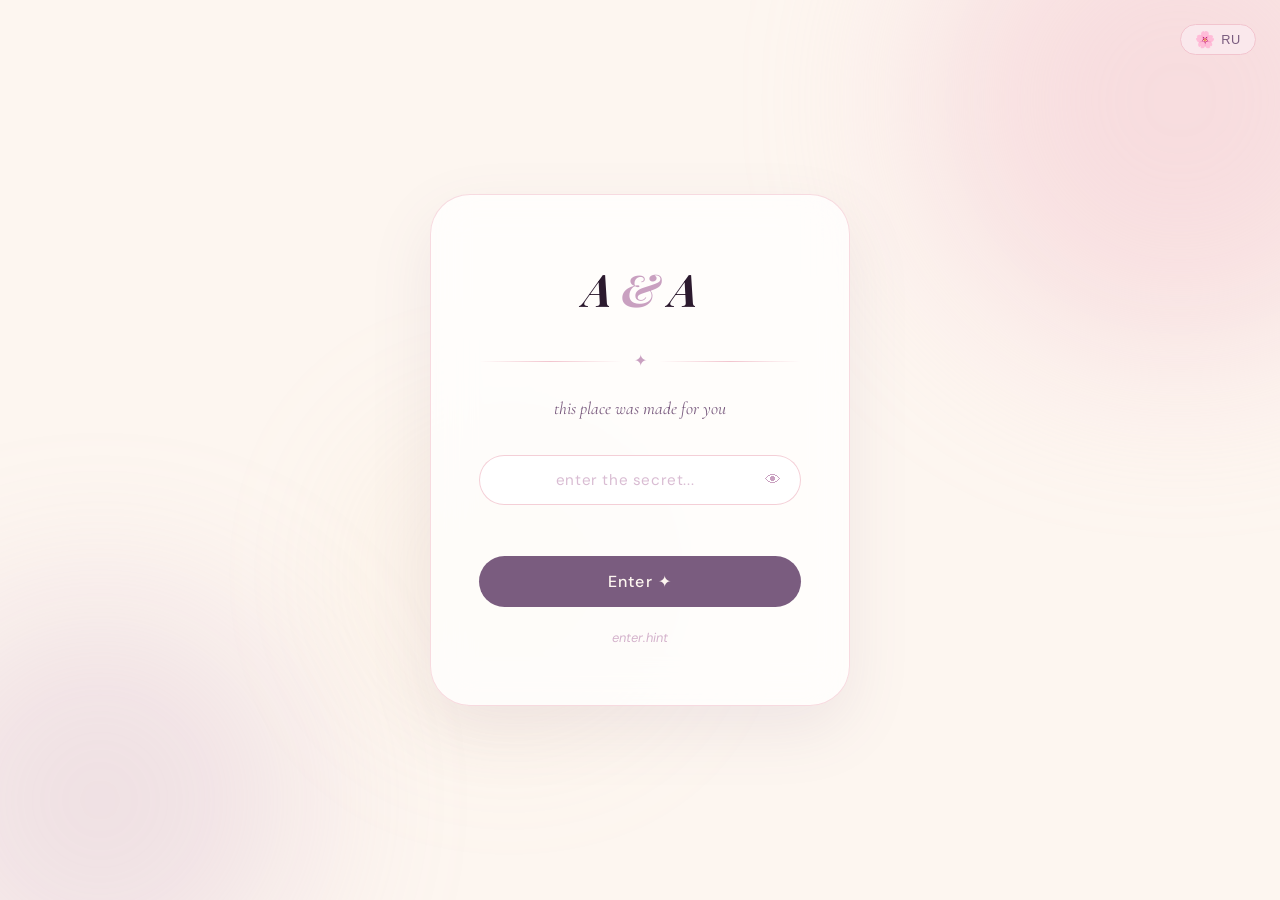
<file: index.html>
<!DOCTYPE html>
<html lang="en">
<head>
  <meta charset="UTF-8" />
  <meta name="viewport" content="width=device-width, initial-scale=1.0" />
  <title>Arina & I — Our Story</title>
  <link rel="stylesheet" href="css/style.css" />
  <link rel="stylesheet" href="css/home.css" />
</head>
<body>

  <!-- Floating petals background -->
  <div class="petal-container"></div>

  <!-- Seasonal effects canvas -->
  <canvas id="seasonal-canvas" style="position:fixed;inset:0;width:100%;height:100%;pointer-events:none;z-index:0;"></canvas>

  <!-- ── Navigation ── -->
  <nav class="nav">
    <a href="index.html" class="nav-logo">A <span>&</span> A</a>

    <ul class="nav-links">
      <li><a href="index.html"    data-i18n="nav.home">Home</a></li>
      <li><a href="timeline.html" data-i18n="nav.timeline">Timeline</a></li>
      <li><a href="gallery.html"  data-i18n="nav.gallery">Gallery</a></li>
      <li><a href="videos.html"   data-i18n="nav.videos">Videos</a></li>
      <li><a href="story.html"    data-i18n="nav.story">Our Story</a></li>
      <li><a href="trips.html"    data-i18n="nav.trips">Trips</a></li>
      <li><a href="magic.html"    data-i18n="nav.magic">Magic</a></li>
      <li><a href="private.html"  data-i18n="nav.private">Private</a></li>
    </ul>

    <button class="lang-toggle" aria-label="Toggle language">
      <span class="flag">🌸</span>
      <span class="lang-label">RU</span>
    </button>

    <button class="hamburger" aria-label="Menu">
      <span></span><span></span><span></span>
    </button>
  </nav>

  <!-- Mobile drawer -->
  <div class="nav-drawer">
    <a href="index.html"    data-i18n="nav.home">Home</a>
    <a href="timeline.html" data-i18n="nav.timeline">Timeline</a>
    <a href="gallery.html"  data-i18n="nav.gallery">Gallery</a>
    <a href="videos.html"   data-i18n="nav.videos">Videos</a>
    <a href="story.html"    data-i18n="nav.story">Our Story</a>
    <a href="trips.html"    data-i18n="nav.trips">Trips</a>
    <a href="magic.html"    data-i18n="nav.magic">Magic</a>
    <a href="private.html"  data-i18n="nav.private">Private</a>
    <button class="lang-toggle" style="align-self:flex-start;" aria-label="Toggle language">
      <span class="flag">🌸</span>
      <span class="lang-label">RU</span>
    </button>
  </div>

  <!-- ── Hero Section ── -->
  <section class="hero">
    <!-- Starfield canvas replaces orbs -->
    <canvas id="starfield-canvas" style="position:absolute;inset:0;width:100%;height:100%;pointer-events:none;z-index:0;opacity:0.9"></canvas>

    <!-- Keep soft orb glow underneath -->
    <div class="hero-bg" style="z-index:0">
      <div class="hero-orb hero-orb-1" style="opacity:0.2"></div>
      <div class="hero-orb hero-orb-2" style="opacity:0.1"></div>
    </div>

    <div class="container hero-content">
      <div class="hero-text">
        <span class="section-label fade-in" data-i18n="hero.label">A love story</span>

        <h1 class="hero-title fade-in delay-1">
          <span data-i18n="hero.title1">Every moment</span><br/>
          <em class="hero-em" data-i18n="hero.title2">with you</em>
        </h1>

        <!-- Typewriter subtitle -->
        <p class="hero-subtitle fade-in delay-2" style="min-height:1.8em">
          <span id="typewriter-text"></span><span id="typewriter-cursor" style="
            display:inline-block;width:2px;height:1em;
            background:var(--mauve);margin-left:2px;
            vertical-align:middle;
            animation:blink 0.9s step-end infinite;
          "></span>
        </p>

        <div class="hero-actions fade-in delay-3">
          <a href="story.html" class="btn btn-primary">
            <span data-i18n="hero.btn1">Explore our story</span>
            <span>→</span>
          </a>
          <a href="gallery.html" class="btn btn-outline">
            <span data-i18n="hero.btn2">See the gallery</span>
          </a>
        </div>
      </div>

      <!-- Days Counter -->
      <div class="counter-card fade-in delay-4">
        <div class="counter-inner">
          <div class="counter-number" id="days-counter">0</div>
          <div class="counter-label" data-i18n="hero.counter.label">days together</div>
          <div class="counter-flowers">🌸 ✦ 🌸</div>
        </div>
      </div>
    </div>

    <!-- Scroll indicator -->
    <div class="scroll-hint fade-in delay-5">
      <div class="scroll-line"></div>
      <span>scroll</span>
    </div>
  </section>

  <!-- ── Weather Widget ── -->
  <div class="weather-banner fade-in">
    <div class="container">
      <div class="weather-inner">
        <div class="weather-city" id="weather-ny">
          <div class="weather-icon" id="weather-ny-icon">⏳</div>
          <div class="weather-info">
            <div class="weather-city-name" data-i18n="weather.ny">New York</div>
            <div class="weather-temp" id="weather-ny-temp">—</div>
            <div class="weather-desc" id="weather-ny-desc">loading...</div>
          </div>
        </div>
        <div class="weather-divider">
          <span class="weather-tagline" data-i18n="weather.tagline">same sky, different side</span>
          <span class="weather-heart">🌍</span>
        </div>
        <div class="weather-city" id="weather-ko">
          <div class="weather-icon" id="weather-ko-icon">⏳</div>
          <div class="weather-info">
            <div class="weather-city-name" data-i18n="weather.ko">Kolomna</div>
            <div class="weather-temp" id="weather-ko-temp">—</div>
            <div class="weather-desc" id="weather-ko-desc">loading...</div>
          </div>
        </div>
      </div>
    </div>
  </div>

  <!-- ── Self-Writing Love Quote Banner ── -->
  <div class="note-banner">
    <div class="container">
      <div class="note-inner fade-in">
        <span class="note-quote">"</span>
        <p class="note-text" id="quote-text"></p>
        <span class="note-author" id="quote-author">— loading...</span>
      </div>
    </div>
  </div>

  <!-- ── Chapter Cards ── -->
  <section class="chapters-section">
    <div class="container">
      <div class="section-header fade-in">
        <span class="section-label" data-i18n="home.chapters.label">Our chapters</span>
        <h2 class="section-title" data-i18n="home.chapters.title">Every page of us</h2>
        <p class="section-subtitle" data-i18n="home.chapters.subtitle">
          From our very first moment to every adventure since.
        </p>
      </div>

      <div class="chapters-grid">

        <!-- Timeline -->
        <a href="timeline.html" class="chapter-card chapter-timeline fade-in delay-1">
          <div class="chapter-icon">⏳</div>
          <div class="chapter-body">
            <h3 data-i18n="chapter.timeline">Timeline</h3>
            <p data-i18n="chapter.timeline.desc">Every milestone, every first, every ordinary day that became extraordinary.</p>
            <span class="chapter-link" data-i18n="chapter.explore">Explore →</span>
          </div>
          <div class="chapter-bg-shape"></div>
        </a>

        <!-- Gallery -->
        <a href="gallery.html" class="chapter-card chapter-gallery fade-in delay-2">
          <div class="chapter-icon">🖼️</div>
          <div class="chapter-body">
            <h3 data-i18n="chapter.gallery">Gallery</h3>
            <p data-i18n="chapter.gallery.desc">A thousand moments captured — slide through our favorite pictures.</p>
            <span class="chapter-link" data-i18n="chapter.explore">Explore →</span>
          </div>
          <div class="chapter-bg-shape"></div>
        </a>

        <!-- Our Story -->
        <a href="story.html" class="chapter-card chapter-story fade-in delay-3">
          <div class="chapter-icon">📖</div>
          <div class="chapter-body">
            <h3 data-i18n="chapter.story">Our story</h3>
            <p data-i18n="chapter.story.desc">The full story of us — how we got here and everything in between.</p>
            <span class="chapter-link" data-i18n="chapter.explore">Explore →</span>
          </div>
          <div class="chapter-bg-shape"></div>
        </a>

        <!-- Trips -->
        <a href="trips.html" class="chapter-card chapter-trips fade-in delay-1">
          <div class="chapter-icon">✈️</div>
          <div class="chapter-body">
            <h3 data-i18n="chapter.trips">Trips</h3>
            <p data-i18n="chapter.trips.desc">Every place we have explored together, mapped and remembered.</p>
            <span class="chapter-link" data-i18n="chapter.explore">Explore →</span>
          </div>
          <div class="chapter-bg-shape"></div>
        </a>

        <!-- Magic / Harry Potter -->
        <a href="magic.html" class="chapter-card chapter-magic fade-in delay-2">
          <div class="chapter-icon">⚡</div>
          <div class="chapter-body">
            <h3 data-i18n="chapter.magic">Magic</h3>
            <p data-i18n="chapter.magic.desc">A special world just for you — Hogwarts, spells, and a little magic.</p>
            <span class="chapter-link" data-i18n="chapter.explore">Explore →</span>
          </div>
          <div class="chapter-bg-shape"></div>
        </a>

        <!-- Private -->
        <a href="private.html" class="chapter-card chapter-private fade-in delay-3">
          <div class="chapter-icon">🔒</div>
          <div class="chapter-body">
            <h3 data-i18n="chapter.private">Private</h3>
            <p data-i18n="chapter.private.desc">Our most private, precious moments — just for us.</p>
            <span class="chapter-link" data-i18n="chapter.explore">Explore →</span>
          </div>
          <div class="chapter-bg-shape"></div>
        </a>

      </div>
    </div>
  </section>

  <!-- ── Footer ── -->
  <footer class="footer">
    <div class="container">
      <div class="footer-logo">A <span>&</span> A</div>
      <p class="footer-tagline" data-i18n="footer.tagline">Made with love, for you.</p>
      <p data-i18n="footer.copy">© 2025 · Always yours</p>
    </div>
  </footer>

  <script src="js/main.js"></script>
</body>
</html>
</file>
<file: css/style.css>
/* ============================================
   ARINA'S MEMORY WEBSITE — SHARED DESIGN SYSTEM
   ============================================ */

@import url('https://fonts.googleapis.com/css2?family=Playfair+Display:ital,wght@0,400;0,500;0,600;0,700;1,400;1,500&family=Cormorant+Garamond:ital,wght@0,300;0,400;0,500;1,300;1,400&family=DM+Sans:wght@300;400;500&display=swap');

/* ── CSS Variables ── */
:root {
  --cream:       #FDF6F0;
  --cream-dark:  #F5E8DC;
  --blush:       #F2C4CE;
  --blush-light: #FAE8EC;
  --mauve:       #C9A0C0;
  --plum:        #7A5C7F;
  --plum-dark:   #2C1A2E;
  --gold:        #D4AF6A;
  --gold-light:  #F0D9A8;

  --font-display: 'Playfair Display', Georgia, serif;
  --font-serif:   'Cormorant Garamond', Georgia, serif;
  --font-body:    'DM Sans', sans-serif;

  --nav-height: 72px;
  --radius-sm:  8px;
  --radius-md:  16px;
  --radius-lg:  24px;
  --radius-xl:  40px;

  --transition: 0.3s cubic-bezier(0.4, 0, 0.2, 1);
  --transition-slow: 0.6s cubic-bezier(0.4, 0, 0.2, 1);
}

/* ── Reset & Base ── */
*, *::before, *::after {
  box-sizing: border-box;
  margin: 0;
  padding: 0;
}

html {
  scroll-behavior: smooth;
  font-size: 16px;
}

body {
  font-family: var(--font-body);
  background-color: var(--cream);
  color: var(--plum-dark);
  line-height: 1.7;
  overflow-x: hidden;
  -webkit-font-smoothing: antialiased;
}

img {
  max-width: 100%;
  display: block;
}

a {
  color: inherit;
  text-decoration: none;
}

/* ── Typography ── */
h1, h2, h3, h4 {
  font-family: var(--font-display);
  line-height: 1.2;
  color: var(--plum-dark);
}

h1 { font-size: clamp(2.4rem, 6vw, 4.5rem); font-weight: 700; }
h2 { font-size: clamp(1.8rem, 4vw, 3rem);   font-weight: 600; }
h3 { font-size: clamp(1.2rem, 2.5vw, 1.8rem); font-weight: 500; }

.serif { font-family: var(--font-serif); }
.italic { font-style: italic; }

/* ── Navigation ── */
.nav {
  position: fixed;
  top: 0;
  left: 0;
  right: 0;
  z-index: 1000;
  height: var(--nav-height);
  display: flex;
  align-items: center;
  justify-content: space-between;
  padding: 0 2rem;
  transition: var(--transition);
}

.nav.scrolled {
  background: rgba(253, 246, 240, 0.92);
  backdrop-filter: blur(12px);
  -webkit-backdrop-filter: blur(12px);
  border-bottom: 1px solid rgba(242, 196, 206, 0.4);
}

.nav-logo {
  font-family: var(--font-display);
  font-size: 1.4rem;
  font-weight: 700;
  color: var(--plum-dark);
  font-style: italic;
  letter-spacing: -0.01em;
}

.nav-logo span {
  color: var(--mauve);
}

.nav-links {
  display: flex;
  align-items: center;
  gap: 2rem;
  list-style: none;
}

.nav-links a {
  font-size: 0.875rem;
  font-weight: 500;
  color: var(--plum);
  letter-spacing: 0.04em;
  text-transform: uppercase;
  transition: color var(--transition);
  position: relative;
}

.nav-links a::after {
  content: '';
  position: absolute;
  bottom: -4px;
  left: 0;
  width: 0;
  height: 1.5px;
  background: var(--mauve);
  transition: width var(--transition);
}

.nav-links a:hover { color: var(--plum-dark); }
.nav-links a:hover::after { width: 100%; }

/* Language Toggle */
.lang-toggle {
  display: flex;
  align-items: center;
  gap: 6px;
  background: var(--blush-light);
  border: 1px solid var(--blush);
  border-radius: 50px;
  padding: 5px 14px;
  font-size: 0.8rem;
  font-weight: 500;
  color: var(--plum);
  cursor: pointer;
  transition: var(--transition);
  letter-spacing: 0.05em;
}

.lang-toggle:hover {
  background: var(--blush);
  color: var(--plum-dark);
}

.lang-toggle .flag {
  font-size: 1rem;
}

/* Hamburger Menu (mobile) */
.hamburger {
  display: none;
  flex-direction: column;
  gap: 5px;
  cursor: pointer;
  padding: 4px;
  background: none;
  border: none;
}

.hamburger span {
  display: block;
  width: 24px;
  height: 2px;
  background: var(--plum-dark);
  border-radius: 2px;
  transition: var(--transition);
}

.hamburger.open span:nth-child(1) { transform: translateY(7px) rotate(45deg); }
.hamburger.open span:nth-child(2) { opacity: 0; }
.hamburger.open span:nth-child(3) { transform: translateY(-7px) rotate(-45deg); }

/* Mobile Nav Drawer */
.nav-drawer {
  display: none;
  position: fixed;
  top: var(--nav-height);
  left: 0;
  right: 0;
  background: rgba(253, 246, 240, 0.98);
  backdrop-filter: blur(12px);
  padding: 2rem;
  border-bottom: 1px solid var(--blush);
  z-index: 999;
  flex-direction: column;
  gap: 1.5rem;
  transform: translateY(-20px);
  opacity: 0;
  transition: var(--transition);
}

.nav-drawer.open {
  display: flex;
  transform: translateY(0);
  opacity: 1;
}

.nav-drawer a {
  font-size: 1.1rem;
  font-weight: 500;
  color: var(--plum);
  padding: 0.5rem 0;
  border-bottom: 1px solid var(--blush-light);
  transition: color var(--transition);
}

.nav-drawer a:hover { color: var(--plum-dark); }

/* ── Buttons ── */
.btn {
  display: inline-flex;
  align-items: center;
  gap: 8px;
  padding: 14px 32px;
  border-radius: 50px;
  font-family: var(--font-body);
  font-size: 0.9rem;
  font-weight: 500;
  letter-spacing: 0.04em;
  cursor: pointer;
  transition: var(--transition);
  border: none;
  outline: none;
}

.btn-primary {
  background: var(--plum);
  color: var(--cream);
}

.btn-primary:hover {
  background: var(--plum-dark);
  transform: translateY(-2px);
}

.btn-outline {
  background: transparent;
  color: var(--plum);
  border: 1.5px solid var(--mauve);
}

.btn-outline:hover {
  background: var(--blush-light);
  border-color: var(--plum);
  transform: translateY(-2px);
}

.btn-gold {
  background: var(--gold);
  color: var(--plum-dark);
}

.btn-gold:hover {
  background: #c49d50;
  transform: translateY(-2px);
}

/* ── Cards ── */
.card {
  background: #fff;
  border-radius: var(--radius-lg);
  border: 1px solid rgba(242, 196, 206, 0.5);
  overflow: hidden;
  transition: transform var(--transition), box-shadow var(--transition);
}

.card:hover {
  transform: translateY(-6px);
  box-shadow: 0 20px 48px rgba(122, 92, 127, 0.12);
}

/* ── Section Spacing ── */
section {
  padding: 6rem 0;
}

.container {
  width: 100%;
  max-width: 1200px;
  margin: 0 auto;
  padding: 0 2rem;
}

.container-sm {
  max-width: 800px;
  margin: 0 auto;
  padding: 0 2rem;
}

/* ── Section Headers ── */
.section-label {
  display: inline-block;
  font-size: 0.75rem;
  font-weight: 500;
  letter-spacing: 0.15em;
  text-transform: uppercase;
  color: var(--mauve);
  margin-bottom: 1rem;
}

.section-title {
  font-family: var(--font-display);
  color: var(--plum-dark);
  margin-bottom: 1rem;
}

.section-subtitle {
  font-size: 1.1rem;
  color: var(--plum);
  max-width: 560px;
  line-height: 1.8;
}

/* ── Decorative Elements ── */
.petal {
  display: inline-block;
  width: 6px;
  height: 6px;
  background: var(--blush);
  border-radius: 50%;
}

.divider {
  display: flex;
  align-items: center;
  gap: 1rem;
  margin: 1.5rem 0;
}

.divider::before,
.divider::after {
  content: '';
  flex: 1;
  height: 1px;
  background: linear-gradient(90deg, transparent, var(--blush), transparent);
}

.divider span {
  color: var(--mauve);
  font-size: 1.1rem;
}

/* ── Scroll Animations ── */
.fade-in {
  opacity: 0;
  transform: translateY(30px);
  transition: opacity 0.7s ease, transform 0.7s ease;
}

.fade-in.visible {
  opacity: 1;
  transform: translateY(0);
}

.fade-in-left {
  opacity: 0;
  transform: translateX(-30px);
  transition: opacity 0.7s ease, transform 0.7s ease;
}

.fade-in-left.visible {
  opacity: 1;
  transform: translateX(0);
}

.fade-in-right {
  opacity: 0;
  transform: translateX(30px);
  transition: opacity 0.7s ease, transform 0.7s ease;
}

.fade-in-right.visible {
  opacity: 1;
  transform: translateX(0);
}

/* Stagger delays */
.delay-1 { transition-delay: 0.1s; }
.delay-2 { transition-delay: 0.2s; }
.delay-3 { transition-delay: 0.3s; }
.delay-4 { transition-delay: 0.4s; }
.delay-5 { transition-delay: 0.5s; }

/* ── Footer ── */
.footer {
  background: var(--plum-dark);
  color: rgba(253, 246, 240, 0.7);
  padding: 3rem 0 2rem;
  text-align: center;
}

.footer-logo {
  font-family: var(--font-display);
  font-size: 1.8rem;
  font-style: italic;
  color: var(--cream);
  margin-bottom: 1rem;
}

.footer-logo span { color: var(--gold); }

.footer p {
  font-size: 0.85rem;
  margin-top: 1.5rem;
  opacity: 0.5;
}

/* ── Floating Petals Animation ── */
@keyframes float-petal {
  0%   { transform: translateY(0) rotate(0deg);   opacity: 0; }
  10%  { opacity: 0.6; }
  90%  { opacity: 0.4; }
  100% { transform: translateY(-100vh) rotate(360deg); opacity: 0; }
}

.petal-container {
  position: fixed;
  inset: 0;
  pointer-events: none;
  z-index: 0;
  overflow: hidden;
}

.floating-petal {
  position: absolute;
  bottom: -20px;
  width: 10px;
  height: 10px;
  background: var(--blush);
  border-radius: 50% 0 50% 0;
  animation: float-petal linear infinite;
  opacity: 0;
}

/* ── Page Transition ── */
.page-transition {
  animation: pageIn 0.5s ease forwards;
}

@keyframes pageIn {
  from { opacity: 0; transform: translateY(10px); }
  to   { opacity: 1; transform: translateY(0); }
}

/* ── Floating language toggle (mobile only) ── */
.lang-float {
  display: none;
  position: fixed;
  bottom: 1.5rem;
  right: 1.5rem;
  z-index: 999;
  align-items: center;
  gap: 6px;
  background: rgba(253,246,240,0.95);
  backdrop-filter: blur(12px);
  -webkit-backdrop-filter: blur(12px);
  border: 1.5px solid rgba(242,196,206,0.8);
  border-radius: 50px;
  padding: 10px 18px;
  font-family: var(--font-body);
  font-size: 0.82rem;
  font-weight: 500;
  color: var(--plum);
  cursor: pointer;
  box-shadow: 0 8px 24px rgba(122,92,127,0.15);
  transition: var(--transition);
}
.lang-float:hover {
  background: var(--blush-light);
  border-color: var(--mauve);
  transform: translateY(-2px);
}
.lang-float .flag { font-size: 1rem; }

@media (max-width: 768px) {
  .lang-float { display: flex; }
}

/* ── Seasonal canvas ── */
#seasonal-canvas {
  opacity: 0.55;
  transition: opacity 1s ease;
}

/* ── AI loading dots ── */
@keyframes dot-pulse {
  0%,100% { transform: scale(1); opacity: 0.4; }
  50%      { transform: scale(1.4); opacity: 1; }
}

/* ── Scrollbar ── */
::-webkit-scrollbar { width: 6px; }
::-webkit-scrollbar-track { background: var(--cream); }
::-webkit-scrollbar-thumb { background: var(--mauve); border-radius: 3px; }

/* ── Selection ── */
::selection {
  background: var(--blush);
  color: var(--plum-dark);
}

/* ── Responsive Breakpoints ── */
@media (max-width: 768px) {
  :root { --nav-height: 64px; }

  .nav-links, .lang-toggle { display: none; }
  .hamburger { display: flex; }

  section { padding: 4rem 0; }

  .container, .container-sm { padding: 0 1.25rem; }

  h1 { font-size: 2.2rem; }
  h2 { font-size: 1.7rem; }
}

@media (max-width: 480px) {
  h1 { font-size: 1.9rem; }
  .btn { padding: 12px 24px; font-size: 0.85rem; }
}
</file>
<file: css/home.css>
/* ============================================
   HOME PAGE — home.css
   ============================================ */

@keyframes blink {
  0%,100% { opacity: 1; }
  50%      { opacity: 0; }
}

/* ── Weather Widget ── */
.weather-banner {
  background: var(--cream);
  padding: 2rem 0;
  border-bottom: 1px solid rgba(242,196,206,0.3);
}

.weather-inner {
  display: flex;
  align-items: center;
  justify-content: center;
  gap: 2rem;
  flex-wrap: wrap;
}

.weather-city {
  display: flex;
  align-items: center;
  gap: 1rem;
  background: #fff;
  border: 1px solid rgba(242,196,206,0.5);
  border-radius: var(--radius-lg);
  padding: 1rem 1.5rem;
  min-width: 180px;
  transition: transform var(--transition), box-shadow var(--transition);
}

.weather-city:hover {
  transform: translateY(-3px);
  box-shadow: 0 12px 32px rgba(122,92,127,0.1);
}

.weather-icon { font-size: 2.2rem; }

.weather-city-name {
  font-size: 0.72rem;
  letter-spacing: 0.1em;
  text-transform: uppercase;
  color: var(--mauve);
  font-weight: 500;
  margin-bottom: 0.2rem;
}

.weather-temp {
  font-family: var(--font-display);
  font-size: 1.6rem;
  font-weight: 700;
  color: var(--plum-dark);
  line-height: 1;
  margin-bottom: 0.2rem;
}

.weather-desc {
  font-size: 0.78rem;
  color: var(--plum);
  font-style: italic;
}

.weather-divider {
  display: flex;
  flex-direction: column;
  align-items: center;
  gap: 0.4rem;
}

.weather-tagline {
  font-family: var(--font-serif);
  font-style: italic;
  font-size: 0.85rem;
  color: var(--mauve);
  text-align: center;
  max-width: 120px;
}

.weather-heart { font-size: 1.4rem; opacity: 0.5; }

/* ── Self-writing quote ── */
.quote-writing-cursor {
  display: inline-block;
  width: 2px;
  height: 1.1em;
  background: rgba(253,246,240,0.7);
  margin-left: 3px;
  vertical-align: middle;
  animation: blink 0.8s step-end infinite;
}

@media (max-width: 600px) {
  .weather-inner { gap: 1rem; }
  .weather-city { min-width: 140px; padding: 0.75rem 1rem; }
  .weather-divider { display: none; }
}

/* ── Hero ── */
.hero {
  position: relative;
  min-height: 100vh;
  display: flex;
  align-items: center;
  overflow: hidden;
  padding-top: var(--nav-height);
}

/* Soft orb backgrounds */
.hero-bg {
  position: absolute;
  inset: 0;
  pointer-events: none;
  z-index: 0;
}

.hero-orb {
  position: absolute;
  border-radius: 50%;
  filter: blur(80px);
  opacity: 0.45;
}

.hero-orb-1 {
  width: 500px;
  height: 500px;
  background: var(--blush);
  top: -100px;
  right: -100px;
  animation: orb-drift 12s ease-in-out infinite alternate;
}

.hero-orb-2 {
  width: 350px;
  height: 350px;
  background: var(--mauve);
  bottom: 0;
  left: -80px;
  opacity: 0.25;
  animation: orb-drift 16s ease-in-out infinite alternate-reverse;
}

.hero-orb-3 {
  width: 200px;
  height: 200px;
  background: var(--gold-light);
  top: 40%;
  left: 40%;
  opacity: 0.3;
  animation: orb-drift 10s ease-in-out infinite alternate;
}

@keyframes orb-drift {
  from { transform: translate(0, 0) scale(1); }
  to   { transform: translate(30px, 20px) scale(1.08); }
}

/* Hero content layout */
.hero-content {
  position: relative;
  z-index: 1;
  display: grid;
  grid-template-columns: 1fr auto;
  gap: 4rem;
  align-items: center;
  padding-top: 3rem;
  padding-bottom: 3rem;
}

.hero-title {
  font-size: clamp(3rem, 7vw, 5.5rem);
  font-weight: 700;
  line-height: 1.05;
  margin: 1rem 0 1.5rem;
  letter-spacing: -0.02em;
}

.hero-em {
  color: var(--mauve);
  font-style: italic;
  display: block;
}

.hero-subtitle {
  font-size: 1.1rem;
  color: var(--plum);
  max-width: 480px;
  line-height: 1.8;
  margin-bottom: 2.5rem;
}

.hero-actions {
  display: flex;
  gap: 1rem;
  flex-wrap: wrap;
}

/* Days counter card */
.counter-card {
  background: rgba(255, 255, 255, 0.7);
  backdrop-filter: blur(16px);
  -webkit-backdrop-filter: blur(16px);
  border: 1px solid rgba(242, 196, 206, 0.6);
  border-radius: var(--radius-xl);
  padding: 2.5rem 2rem;
  text-align: center;
  min-width: 180px;
  box-shadow: 0 8px 32px rgba(122, 92, 127, 0.08);
}

.counter-inner {
  display: flex;
  flex-direction: column;
  align-items: center;
  gap: 0.5rem;
}

.counter-number {
  font-family: var(--font-display);
  font-size: 4rem;
  font-weight: 700;
  color: var(--plum-dark);
  line-height: 1;
  letter-spacing: -0.03em;
}

.counter-label {
  font-size: 0.8rem;
  text-transform: uppercase;
  letter-spacing: 0.12em;
  color: var(--mauve);
  font-weight: 500;
}

.counter-flowers {
  font-size: 0.9rem;
  margin-top: 0.5rem;
  opacity: 0.6;
}

/* Scroll hint */
.scroll-hint {
  position: absolute;
  bottom: 2rem;
  left: 50%;
  transform: translateX(-50%);
  display: flex;
  flex-direction: column;
  align-items: center;
  gap: 8px;
  color: var(--mauve);
  font-size: 0.7rem;
  letter-spacing: 0.15em;
  text-transform: uppercase;
}

.scroll-line {
  width: 1px;
  height: 40px;
  background: linear-gradient(to bottom, var(--mauve), transparent);
  animation: scroll-pulse 2s ease-in-out infinite;
}

@keyframes scroll-pulse {
  0%, 100% { opacity: 0.4; transform: scaleY(1); }
  50%       { opacity: 1;   transform: scaleY(1.1); }
}

/* ── Note Banner ── */
.note-banner {
  background: var(--plum-dark);
  padding: 4rem 0;
  position: relative;
  overflow: hidden;
}

.note-banner::before {
  content: '';
  position: absolute;
  inset: 0;
  background:
    radial-gradient(ellipse at 20% 50%, rgba(201, 160, 192, 0.15) 0%, transparent 60%),
    radial-gradient(ellipse at 80% 50%, rgba(212, 175, 106, 0.1) 0%, transparent 60%);
}

.note-inner {
  position: relative;
  text-align: center;
  display: flex;
  flex-direction: column;
  align-items: center;
  gap: 1rem;
}

.note-quote {
  font-family: var(--font-display);
  font-size: 5rem;
  line-height: 0.5;
  color: var(--mauve);
  opacity: 0.4;
}

.note-text {
  font-family: var(--font-serif);
  font-size: clamp(1.4rem, 3.5vw, 2.2rem);
  font-style: italic;
  color: var(--cream);
  font-weight: 300;
  line-height: 1.5;
  max-width: 700px;
}

.note-author {
  font-size: 0.9rem;
  color: var(--gold);
  letter-spacing: 0.08em;
}

/* ── Chapter Cards Grid ── */
.chapters-section {
  background: var(--cream);
}

.section-header {
  margin-bottom: 3.5rem;
}

.chapters-grid {
  display: grid;
  grid-template-columns: repeat(3, 1fr);
  gap: 1.5rem;
}

.chapter-card {
  position: relative;
  background: #fff;
  border: 1px solid rgba(242, 196, 206, 0.5);
  border-radius: var(--radius-lg);
  padding: 2rem;
  overflow: hidden;
  display: flex;
  flex-direction: column;
  gap: 1rem;
  transition: transform var(--transition), box-shadow var(--transition), border-color var(--transition);
  cursor: pointer;
}

.chapter-card:hover {
  transform: translateY(-6px);
  box-shadow: 0 24px 56px rgba(122, 92, 127, 0.12);
  border-color: var(--blush);
}

.chapter-icon {
  font-size: 2rem;
  position: relative;
  z-index: 1;
}

.chapter-body {
  position: relative;
  z-index: 1;
}

.chapter-body h3 {
  font-size: 1.2rem;
  margin-bottom: 0.5rem;
  color: var(--plum-dark);
}

.chapter-body p {
  font-size: 0.9rem;
  color: var(--plum);
  line-height: 1.6;
  margin-bottom: 1.2rem;
}

.chapter-link {
  font-size: 0.85rem;
  font-weight: 500;
  color: var(--mauve);
  letter-spacing: 0.04em;
  transition: color var(--transition), letter-spacing var(--transition);
}

.chapter-card:hover .chapter-link {
  color: var(--plum-dark);
  letter-spacing: 0.08em;
}

/* Background shape per card */
.chapter-bg-shape {
  position: absolute;
  bottom: -20px;
  right: -20px;
  width: 100px;
  height: 100px;
  border-radius: 50%;
  opacity: 0.08;
  transition: transform var(--transition), opacity var(--transition);
}

.chapter-card:hover .chapter-bg-shape {
  transform: scale(1.4);
  opacity: 0.12;
}

.chapter-timeline  { border-top: 3px solid var(--mauve); }
.chapter-timeline  .chapter-bg-shape { background: var(--mauve); }

.chapter-gallery   { border-top: 3px solid var(--blush); }
.chapter-gallery   .chapter-bg-shape { background: var(--blush); }

.chapter-story     { border-top: 3px solid var(--plum); }
.chapter-story     .chapter-bg-shape { background: var(--plum); }

.chapter-trips     { border-top: 3px solid #7EC8A0; }
.chapter-trips     .chapter-bg-shape { background: #7EC8A0; }

.chapter-magic     { border-top: 3px solid var(--gold); }
.chapter-magic     .chapter-bg-shape { background: var(--gold); }

.chapter-private   { border-top: 3px solid var(--plum-dark); }
.chapter-private   .chapter-bg-shape { background: var(--plum-dark); }

/* ── Responsive ── */
@media (max-width: 900px) {
  .hero-content {
    grid-template-columns: 1fr;
    text-align: center;
  }

  .counter-card {
    margin: 0 auto;
    max-width: 200px;
  }

  .hero-subtitle { margin: 0 auto 2rem; }
  .hero-actions  { justify-content: center; }
  .hero-em       { display: inline; }

  .chapters-grid {
    grid-template-columns: repeat(2, 1fr);
  }
}

@media (max-width: 600px) {
  .chapters-grid {
    grid-template-columns: 1fr;
  }

  .counter-card { display: none; }

  .hero-title { font-size: 2.4rem; }

  .note-text { font-size: 1.2rem; }
}
</file>
